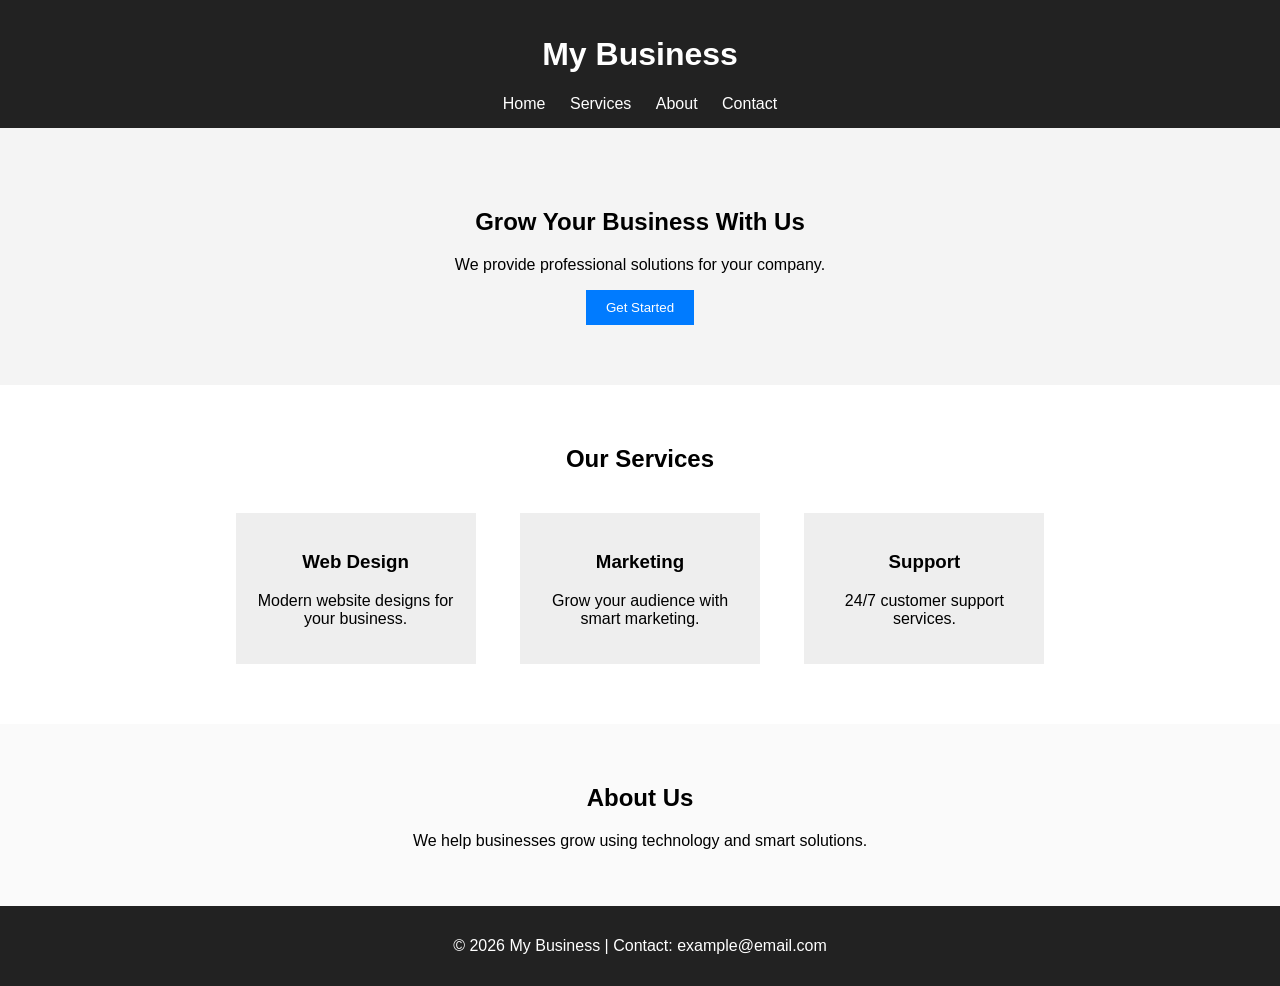
<file: Bussiness-Template/index.html>
<!DOCTYPE html>
<html>

<head>
    <title>Business Template</title>
    <link rel="stylesheet" href="style.css">
</head>

<body>

<header>
    <h1>My Business</h1>
    <nav>
        <a href="#">Home</a>
        <a href="#">Services</a>
        <a href="#">About</a>
        <a href="#">Contact</a>
    </nav>
</header>

<section class="hero">
    <h2>Grow Your Business With Us</h2>
    <p>We provide professional solutions for your company.</p>
    <button>Get Started</button>
</section>

<section class="services">

    <h2>Our Services</h2>

    <div class="service-box">
        <h3>Web Design</h3>
        <p>Modern website designs for your business.</p>
    </div>

    <div class="service-box">
        <h3>Marketing</h3>
        <p>Grow your audience with smart marketing.</p>
    </div>

    <div class="service-box">
        <h3>Support</h3>
        <p>24/7 customer support services.</p>
    </div>

</section>

<section class="about">
    <h2>About Us</h2>
    <p>We help businesses grow using technology and smart solutions.</p>
</section>

<footer>
    <p>© 2026 My Business | Contact: example@email.com</p>
</footer>

</body>
</html>
</file>
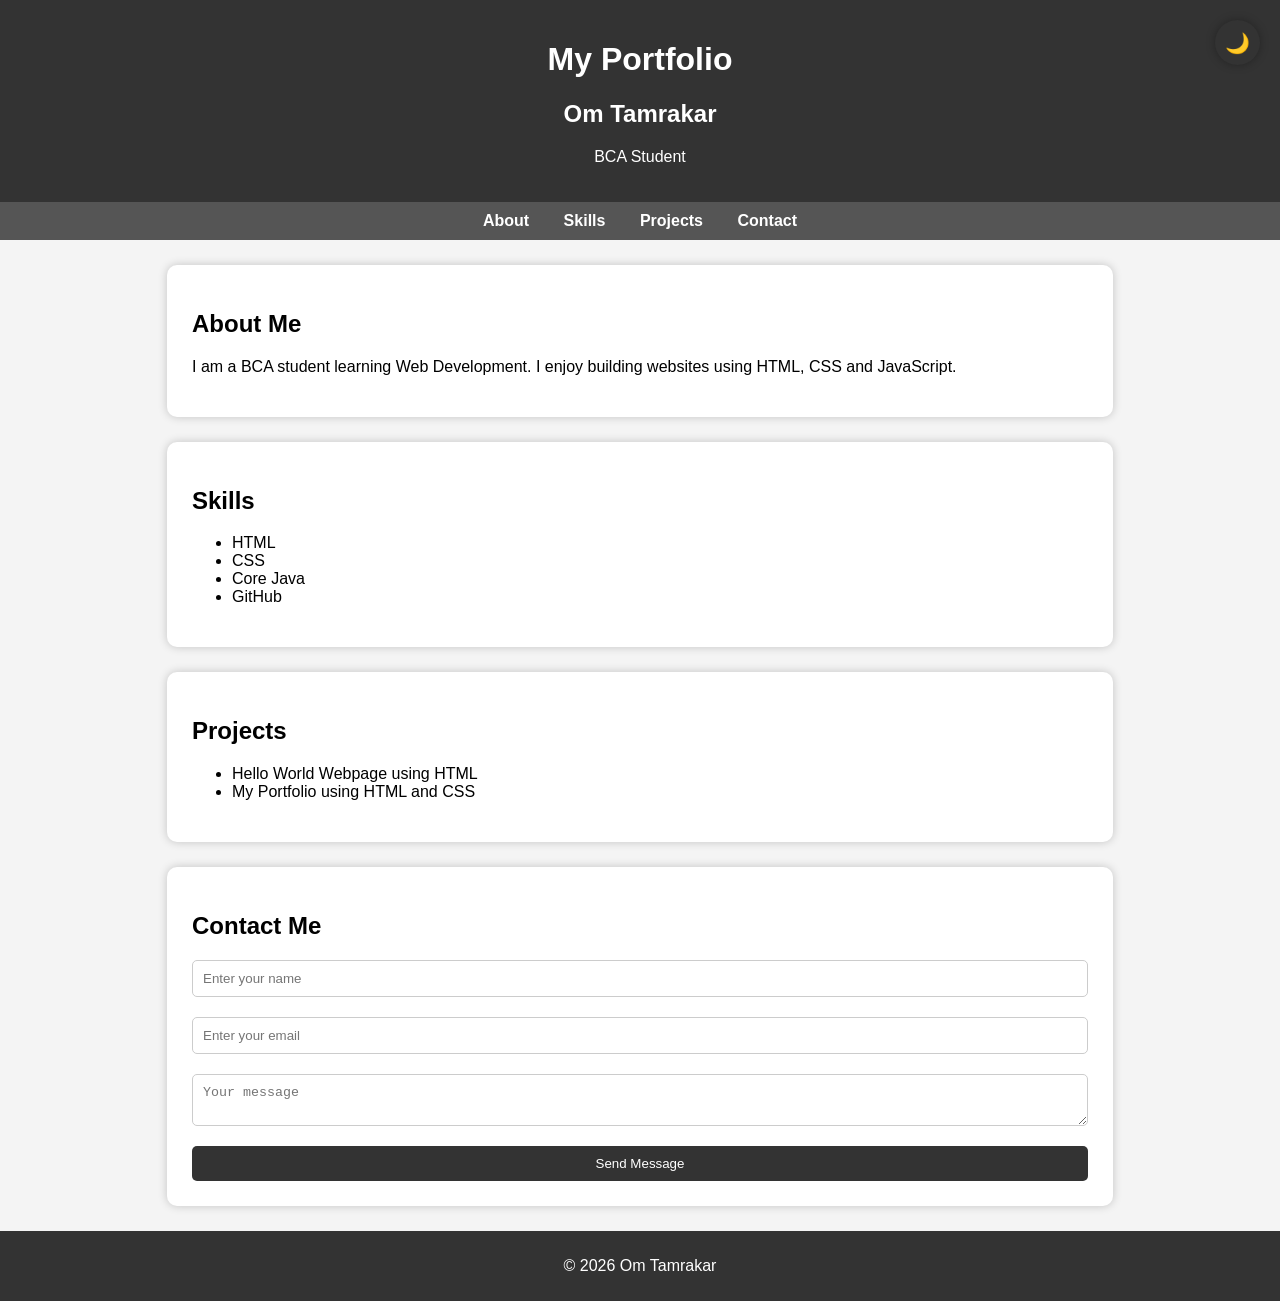
<file: JS-Portfolio/index.html>
<!DOCTYPE html>
<html lang="en">
<head>

<meta charset="UTF-8">
<meta name="viewport" content="width=device-width, initial-scale=1.0">

<title>My Portfolio</title>

<link rel="stylesheet" href="style.css">

</head>

<body>

<header>

<h1>My Portfolio</h1>
<h2>Om Tamrakar</h2>
<p>BCA Student</p>

</header>

<button id="darkBtn" class="dark-toggle">🌙</button>

<nav>

<a href="#about">About</a>
<a href="#skills">Skills</a>
<a href="#projects">Projects</a>
<a href="#contact">Contact</a>

</nav>

<main>

<section id="about">

<h2>About Me</h2>

<p>
I am a BCA student learning Web Development.
I enjoy building websites using HTML, CSS and JavaScript.
</p>

</section>

<section id="skills">

<h2>Skills</h2>

<ul>
<li>HTML</li>
<li>CSS</li>
<li>Core Java</li>
<li>GitHub</li>
</ul>

</section>

<section id="projects">

<h2>Projects</h2>

<ul>
<li>Hello World Webpage using HTML</li>
<li>My Portfolio using HTML and CSS</li>
</ul>

</section>

<section id="contact">

<h2>Contact Me</h2>

<form id="contactForm">

<input type="text" id="name" placeholder="Enter your name">
<span class="error" id="nameError"></span>

<input type="email" id="email" placeholder="Enter your email">
<span class="error" id="emailError"></span>

<textarea id="message" placeholder="Your message"></textarea>
<span class="error" id="messageError"></span>

<button type="submit">Send Message</button>

</form>

</section>

</main>

<footer>

<p>© 2026 Om Tamrakar</p>

</footer>

<script src="script.js"></script>

</body>
</html>
</file>
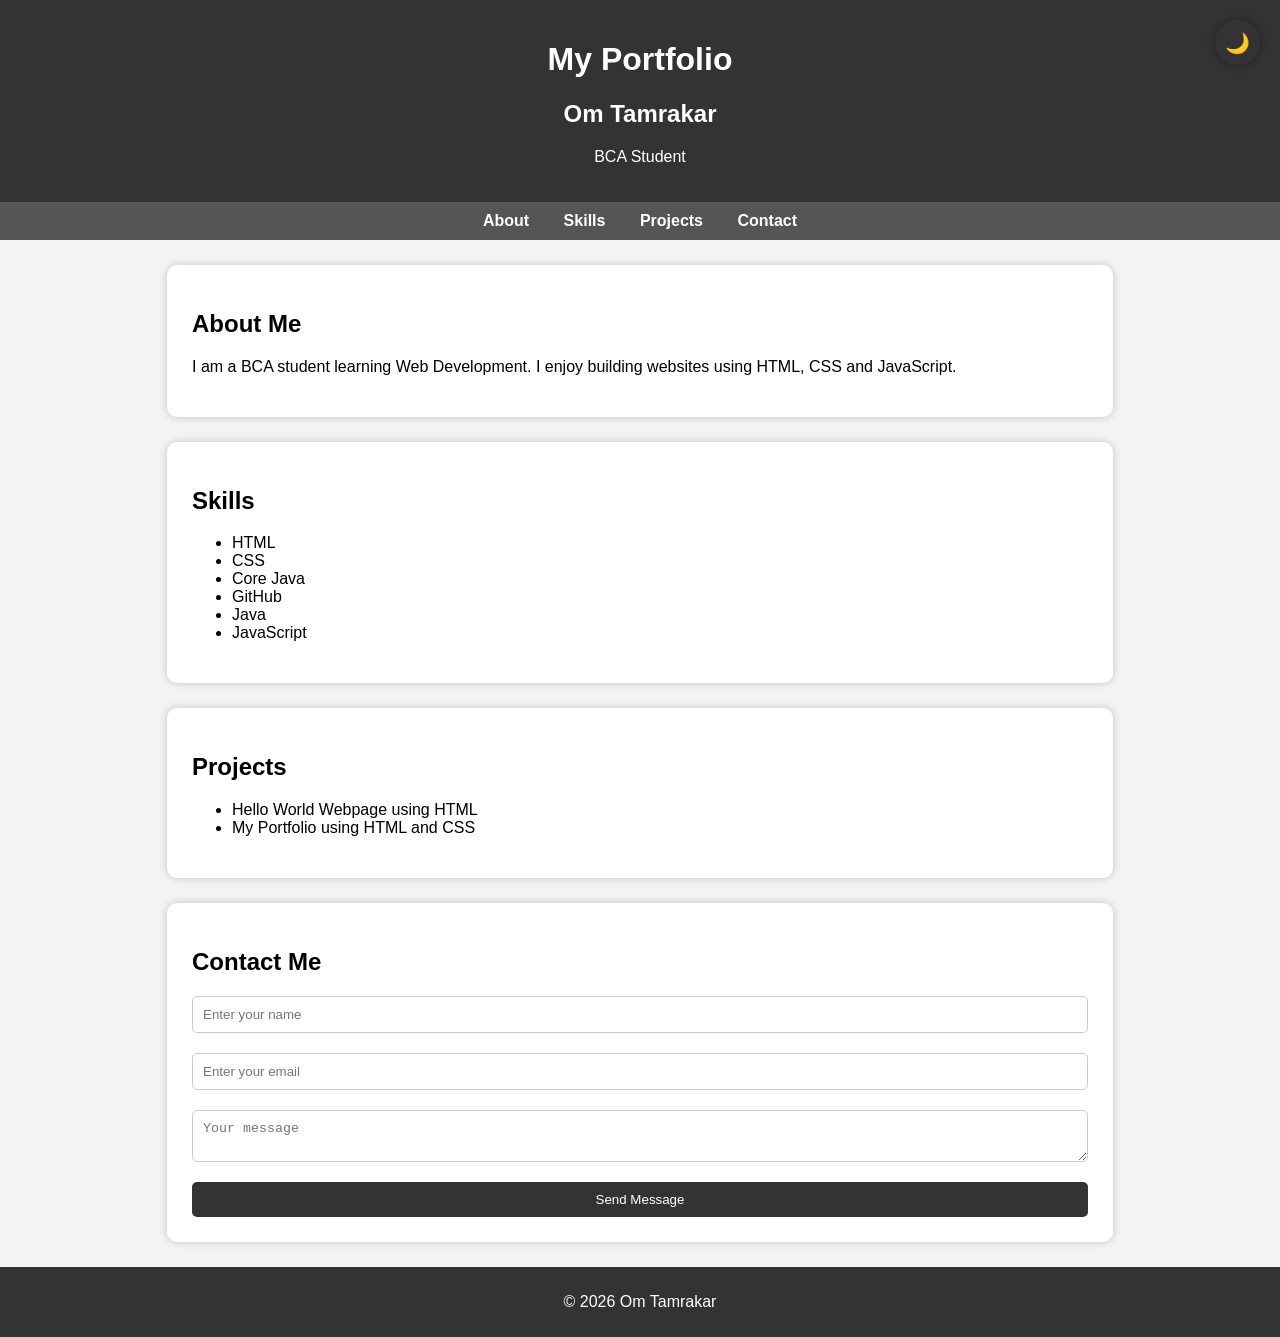
<file: Use-AI-JS_code/index.html>
<!DOCTYPE html>
<html lang="en">
<head>

<meta charset="UTF-8">
<meta name="viewport" content="width=device-width, initial-scale=1.0">

<title>My Portfolio</title>

<link rel="stylesheet" href="style.css">

</head>

<body>

<header>

<h1>My Portfolio</h1>
<h2>Om Tamrakar</h2>
<p>BCA Student</p>

</header>

<button id="darkBtn" class="dark-toggle">🌙</button>

<nav>

<a href="#about">About</a>
<a href="#skills">Skills</a>
<a href="#projects">Projects</a>
<a href="#contact">Contact</a>

</nav>

<main>

<section id="about">

<h2>About Me</h2>

<p>
I am a BCA student learning Web Development.
I enjoy building websites using HTML, CSS and JavaScript.
</p>

</section>

<section id="skills">

<h2>Skills</h2>

<ul>
<li>HTML</li>
<li>CSS</li>
<li>Core Java</li>
<li>GitHub</li>
<li>Java</li>
<li>JavaScript</li>
</ul>

</section>

<section id="projects">

<h2>Projects</h2>

<ul>
<li>Hello World Webpage  using HTML</li>
<li>My Portfolio  using HTML and CSS</li>
</ul>

</section>

<section id="contact">

<h2>Contact Me</h2>

<form id="contactForm">

<input type="text" id="name" placeholder="Enter your name">
<span class="error" id="nameError"></span>

<input type="email" id="email" placeholder="Enter your email">
<span class="error" id="emailError"></span>

<textarea id="message" placeholder="Your message"></textarea>
<span class="error" id="messageError"></span>

<button type="submit">Send Message</button>

</form>

</section>

</main>

<footer>

<p>© 2026 Om Tamrakar  </p>

</footer>
<script src="script.js"></script>

</body>
</html>
</file>
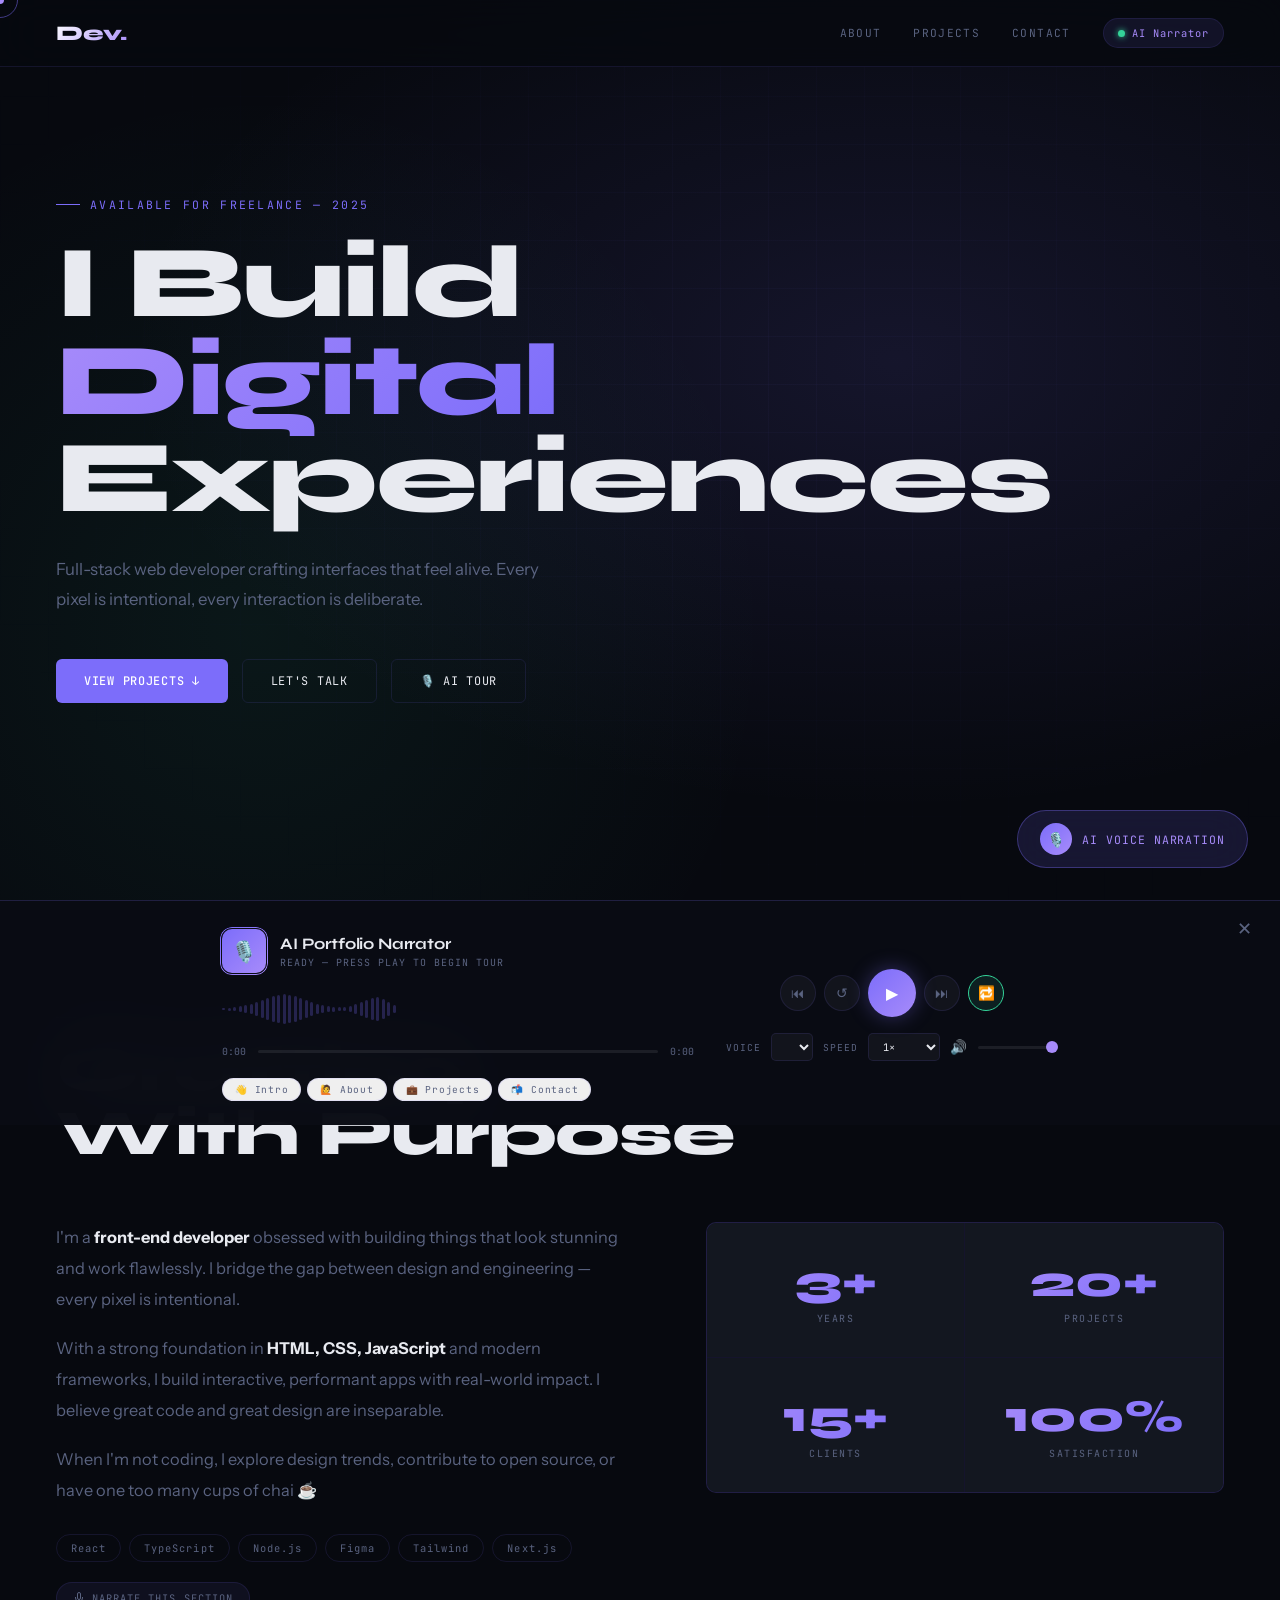
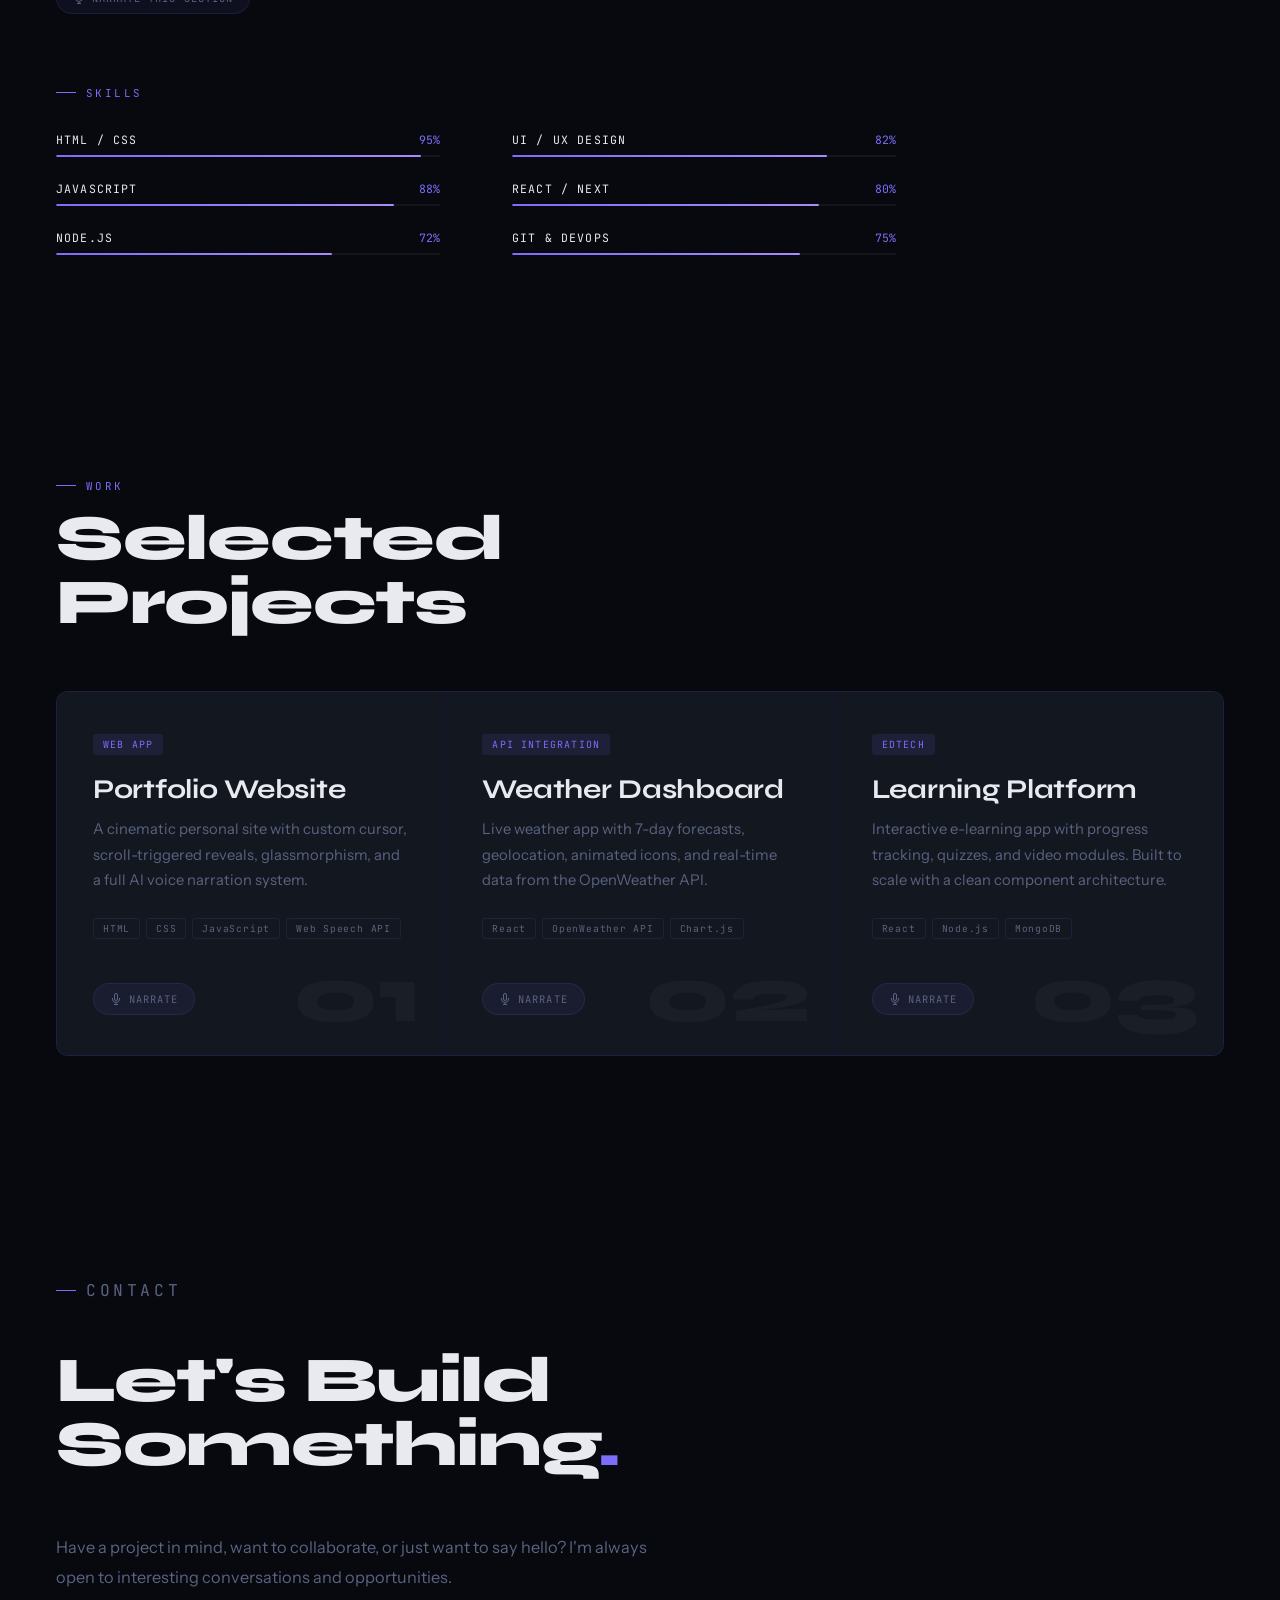
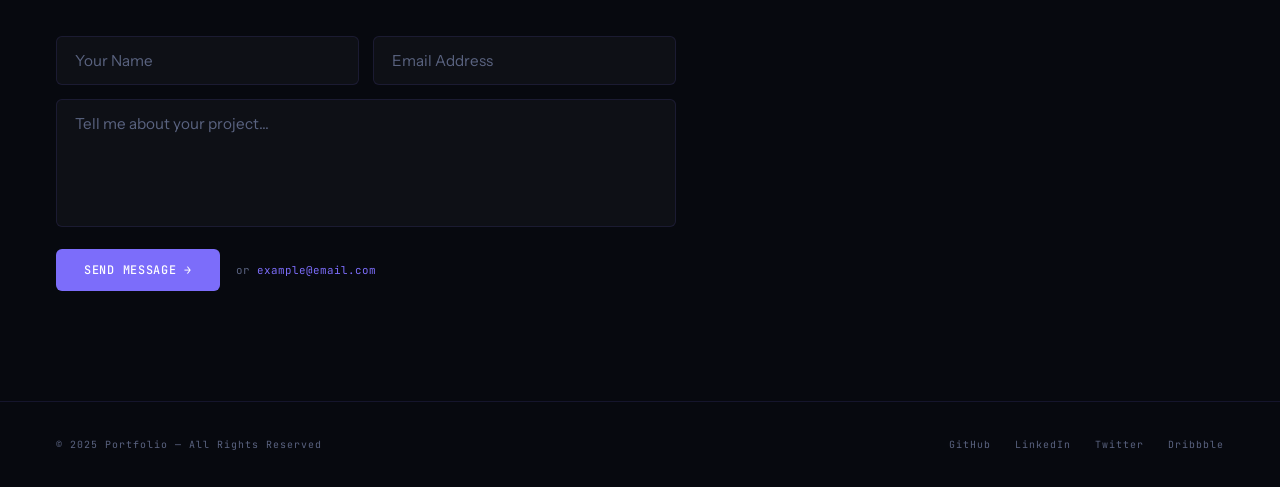
<file: portfolio_ai_voice.html>
<!DOCTYPE html>
<html lang="en">
<head>
<meta charset="UTF-8">
<meta name="viewport" content="width=device-width, initial-scale=1.0">
<title>Portfolio — AI Narrated</title>
<link href="https://fonts.googleapis.com/css2?family=Syne:wght@400;600;700;800&family=Instrument+Sans:wght@300;400;500&family=JetBrains+Mono:wght@300;400;500&display=swap" rel="stylesheet">
<style>
:root {
  --bg:       #07090f;
  --surface:  #0e1117;
  --card:     #131720;
  --accent:   #7c6dfa;
  --glow:     #a78bfa;
  --green:    #34d399;
  --red:      #f87171;
  --text:     #e8eaf0;
  --muted:    #5a6380;
  --border:   rgba(124,109,250,0.12);
  --font-h:   'Syne', sans-serif;
  --font-b:   'Instrument Sans', sans-serif;
  --font-m:   'JetBrains Mono', monospace;
}
*,*::before,*::after{margin:0;padding:0;box-sizing:border-box;}
html{scroll-behavior:smooth;scroll-padding-top:80px;}
body{background:var(--bg);color:var(--text);font-family:var(--font-b);overflow-x:hidden;cursor:none;}

/* ─── CURSOR ─── */
#cur,#cur2{position:fixed;border-radius:50%;pointer-events:none;z-index:9999;transform:translate(-50%,-50%);}
#cur{width:8px;height:8px;background:var(--glow);transition:transform .08s,width .2s,height .2s;}
#cur2{width:36px;height:36px;border:1.5px solid rgba(124,109,250,0.5);transition:left .15s ease,top .15s ease,width .2s,height .2s;}
body.speaking #cur{background:var(--green);box-shadow:0 0 12px var(--green);}
body.speaking #cur2{border-color:rgba(52,211,153,0.6);}

/* ─── NAV ─── */
header{position:fixed;top:0;left:0;right:0;z-index:200;
  display:flex;justify-content:space-between;align-items:center;
  padding:18px 56px;
  background:rgba(7,9,15,0.7);backdrop-filter:blur(24px);
  border-bottom:1px solid var(--border);}
.logo{font-family:var(--font-h);font-size:1.3rem;font-weight:800;
  background:linear-gradient(135deg,#fff,var(--glow));
  -webkit-background-clip:text;-webkit-text-fill-color:transparent;}
nav{display:flex;gap:32px;align-items:center;}
nav a{font-family:var(--font-m);font-size:.7rem;letter-spacing:.12em;
  text-transform:uppercase;color:var(--muted);text-decoration:none;transition:color .25s;}
nav a:hover{color:var(--glow);}
.nav-ai-badge{display:flex;align-items:center;gap:7px;padding:7px 14px;
  background:rgba(124,109,250,0.1);border:1px solid var(--border);border-radius:20px;
  font-family:var(--font-m);font-size:.65rem;letter-spacing:.1em;color:var(--glow);cursor:none;
  transition:background .3s;}
.nav-ai-badge:hover{background:rgba(124,109,250,0.2);}
.ai-dot{width:7px;height:7px;border-radius:50%;background:var(--green);
  box-shadow:0 0 6px var(--green);animation:pulse-dot 1.8s infinite;}
@keyframes pulse-dot{0%,100%{opacity:1;transform:scale(1)}50%{opacity:.5;transform:scale(.8)}}

/* ─── HERO ─── */
.hero{min-height:100vh;display:flex;flex-direction:column;justify-content:center;
  padding:0 56px;position:relative;overflow:hidden;}
.hero-mesh{position:absolute;inset:0;
  background:
    radial-gradient(ellipse 60% 50% at 70% 40%,rgba(124,109,250,.12),transparent),
    radial-gradient(ellipse 40% 60% at 20% 70%,rgba(52,211,153,.07),transparent);
  pointer-events:none;}
.hero-lines{position:absolute;inset:0;pointer-events:none;
  background-image:linear-gradient(rgba(124,109,250,.04) 1px,transparent 1px),
    linear-gradient(90deg,rgba(124,109,250,.04) 1px,transparent 1px);
  background-size:48px 48px;
  mask-image:radial-gradient(ellipse 70% 70% at 60% 40%,black,transparent);}
.hero-tag{font-family:var(--font-m);font-size:.72rem;letter-spacing:.2em;
  color:var(--accent);text-transform:uppercase;margin-bottom:22px;
  display:flex;align-items:center;gap:10px;
  opacity:0;animation:riseUp .7s .2s ease forwards;}
.hero-tag::before{content:'';display:inline-block;width:24px;height:1px;background:var(--accent);}
.hero h1{font-family:var(--font-h);font-weight:800;
  font-size:clamp(3.5rem,8vw,8.5rem);line-height:.95;letter-spacing:-.02em;
  opacity:0;animation:riseUp .9s .4s ease forwards;}
.hero h1 em{font-style:normal;
  background:linear-gradient(135deg,var(--glow),var(--accent));
  -webkit-background-clip:text;-webkit-text-fill-color:transparent;}
.hero-desc{max-width:520px;margin-top:28px;color:var(--muted);font-size:1.05rem;line-height:1.8;
  opacity:0;animation:riseUp .9s .65s ease forwards;}
.hero-cta{display:flex;gap:14px;margin-top:44px;flex-wrap:wrap;
  opacity:0;animation:riseUp .9s .85s ease forwards;}
@keyframes riseUp{from{opacity:0;transform:translateY(28px)}to{opacity:1;transform:translateY(0)}}

/* ─── BUTTONS ─── */
.btn{display:inline-flex;align-items:center;gap:9px;
  padding:13px 28px;border-radius:6px;border:none;
  font-family:var(--font-m);font-size:.74rem;letter-spacing:.06em;
  text-transform:uppercase;cursor:none;text-decoration:none;transition:all .25s;position:relative;}
.btn-primary{background:var(--accent);color:#fff;font-weight:500;}
.btn-primary:hover{background:var(--glow);box-shadow:0 0 24px rgba(124,109,250,.5);transform:translateY(-2px);}
.btn-outline{background:transparent;color:var(--text);border:1px solid var(--border);}
.btn-outline:hover{border-color:var(--accent);color:var(--glow);transform:translateY(-2px);}

/* ─── SECTION ─── */
section{padding:110px 56px;position:relative;z-index:1;}
.sec-label{font-family:var(--font-m);font-size:.68rem;letter-spacing:.22em;
  text-transform:uppercase;color:var(--accent);margin-bottom:14px;
  display:flex;align-items:center;gap:10px;}
.sec-label::before{content:'';width:20px;height:1px;background:var(--accent);}
.sec-title{font-family:var(--font-h);font-size:clamp(2.6rem,5vw,5rem);
  font-weight:800;letter-spacing:-.02em;line-height:1;margin-bottom:56px;}

/* ─── NARRATE BTN (inline) ─── */
.narrate-btn{display:inline-flex;align-items:center;gap:7px;
  padding:8px 16px;border-radius:20px;border:1px solid var(--border);
  background:rgba(124,109,250,.07);color:var(--muted);
  font-family:var(--font-m);font-size:.65rem;letter-spacing:.1em;
  text-transform:uppercase;cursor:none;transition:all .25s;margin-top:20px;}
.narrate-btn:hover,.narrate-btn.active{border-color:var(--accent);color:var(--glow);
  background:rgba(124,109,250,.15);}
.narrate-btn svg{width:12px;height:12px;transition:transform .25s;}
.narrate-btn.active svg{animation:spin .8s linear infinite;}
@keyframes spin{to{transform:rotate(360deg)}}

/* ─── ABOUT ─── */
.about-wrap{display:grid;grid-template-columns:1.1fr 1fr;gap:80px;align-items:start;}
.about-body p{color:var(--muted);line-height:1.9;font-size:1.02rem;margin-bottom:18px;}
.about-body p strong{color:var(--text);}
.about-chips{display:flex;flex-wrap:wrap;gap:8px;margin-top:28px;}
.chip{font-family:var(--font-m);font-size:.65rem;letter-spacing:.1em;
  padding:6px 14px;border:1px solid var(--border);border-radius:20px;color:var(--muted);}
.stat-grid{display:grid;grid-template-columns:1fr 1fr;gap:1px;
  background:var(--border);border:1px solid var(--border);border-radius:10px;overflow:hidden;}
.stat{background:var(--card);padding:32px;text-align:center;}
.stat-n{font-family:var(--font-h);font-size:2.8rem;font-weight:800;
  background:linear-gradient(135deg,var(--glow),var(--accent));
  -webkit-background-clip:text;-webkit-text-fill-color:transparent;display:block;}
.stat-l{font-family:var(--font-m);font-size:.62rem;letter-spacing:.15em;
  text-transform:uppercase;color:var(--muted);margin-top:4px;display:block;}

/* ─── SKILLS ─── */
.skills-grid{display:grid;grid-template-columns:1fr 1fr;gap:20px 72px;max-width:840px;}
.sk{margin-bottom:4px;}
.sk-head{display:flex;justify-content:space-between;margin-bottom:8px;}
.sk-name{font-family:var(--font-m);font-size:.72rem;letter-spacing:.1em;text-transform:uppercase;}
.sk-val{font-family:var(--font-m);font-size:.72rem;color:var(--accent);}
.sk-track{height:2px;background:rgba(255,255,255,.05);border-radius:2px;overflow:hidden;}
.sk-bar{height:100%;background:linear-gradient(90deg,var(--accent),var(--glow));
  width:0;border-radius:2px;transition:width 1.6s cubic-bezier(.16,1,.3,1);}

/* ─── PROJECTS ─── */
.proj-grid{display:grid;grid-template-columns:repeat(auto-fit,minmax(300px,1fr));gap:2px;
  background:var(--border);border:1px solid var(--border);border-radius:12px;overflow:hidden;}
.proj{background:var(--card);padding:40px 36px;position:relative;overflow:hidden;cursor:none;
  transition:background .3s;}
.proj::after{content:'';position:absolute;inset:0;
  background:radial-gradient(circle at var(--px,50%) var(--py,50%),rgba(124,109,250,.08),transparent 55%);
  opacity:0;transition:opacity .4s;}
.proj:hover::after{opacity:1;}
.proj:hover{background:#141a26;}
.proj-idx{font-family:var(--font-h);font-size:5rem;font-weight:800;
  color:rgba(255,255,255,.03);position:absolute;bottom:20px;right:24px;line-height:1;}
.proj-tag{font-family:var(--font-m);font-size:.62rem;letter-spacing:.12em;
  text-transform:uppercase;color:var(--accent);
  background:rgba(124,109,250,.1);padding:4px 10px;border-radius:3px;
  display:inline-block;margin-bottom:18px;}
.proj h3{font-family:var(--font-h);font-size:1.7rem;font-weight:700;
  letter-spacing:-.01em;margin-bottom:12px;}
.proj p{color:var(--muted);line-height:1.75;font-size:.92rem;margin-bottom:24px;}
.proj-stack{display:flex;gap:6px;flex-wrap:wrap;margin-bottom:24px;}
.proj-stack span{font-family:var(--font-m);font-size:.6rem;letter-spacing:.08em;
  padding:3px 9px;border:1px solid var(--border);border-radius:3px;color:var(--muted);}

/* ─── CONTACT ─── */
.contact-inner{max-width:620px;}
.contact-inner>p{color:var(--muted);line-height:1.8;margin-bottom:44px;font-size:1.02rem;}
.field{width:100%;background:rgba(255,255,255,.03);border:1px solid var(--border);
  border-radius:6px;padding:14px 18px;color:var(--text);
  font-family:var(--font-b);font-size:.95rem;outline:none;
  transition:border-color .3s,background .3s;cursor:none;margin-bottom:14px;}
.field:focus{border-color:var(--accent);background:rgba(124,109,250,.04);}
.field::placeholder{color:var(--muted);}
textarea.field{resize:none;height:128px;}
.field-row{display:grid;grid-template-columns:1fr 1fr;gap:14px;}

/* ─── FOOTER ─── */
footer{padding:36px 56px;display:flex;justify-content:space-between;align-items:center;
  flex-wrap:wrap;gap:14px;border-top:1px solid var(--border);}
footer p{font-family:var(--font-m);font-size:.62rem;letter-spacing:.1em;color:var(--muted);}
.soc{display:flex;gap:24px;}
.soc a{font-family:var(--font-m);font-size:.62rem;letter-spacing:.1em;
  color:var(--muted);text-decoration:none;transition:color .25s;}
.soc a:hover{color:var(--glow);}

/* ─── REVEAL ─── */
.rev{opacity:0;transform:translateY(32px);transition:opacity .9s cubic-bezier(.16,1,.3,1),transform .9s cubic-bezier(.16,1,.3,1);}
.rev.on{opacity:1;transform:none;}
.rev[data-d="1"]{transition-delay:.1s}.rev[data-d="2"]{transition-delay:.2s}.rev[data-d="3"]{transition-delay:.3s}

/* ─── SCROLLBAR ─── */
::-webkit-scrollbar{width:3px;}
::-webkit-scrollbar-track{background:var(--bg);}
::-webkit-scrollbar-thumb{background:var(--accent);border-radius:2px;}

/* ════════════════════════════════════════
   AI VOICE NARRATION PANEL — CORE FEATURE
   ════════════════════════════════════════ */

/* Floating trigger pill */
#ai-trigger{
  position:fixed;bottom:32px;right:32px;z-index:300;
  display:flex;align-items:center;gap:10px;
  padding:12px 22px;border-radius:50px;
  background:rgba(124,109,250,.15);
  backdrop-filter:blur(20px);
  border:1px solid rgba(124,109,250,.35);
  cursor:none;transition:all .3s;
  font-family:var(--font-m);font-size:.72rem;
  letter-spacing:.08em;text-transform:uppercase;color:var(--glow);}
#ai-trigger:hover{background:rgba(124,109,250,.25);
  box-shadow:0 0 30px rgba(124,109,250,.25);transform:translateY(-3px);}
#ai-trigger.hidden{transform:translateY(100px);opacity:0;pointer-events:none;}
.trig-icon{width:32px;height:32px;border-radius:50%;
  background:linear-gradient(135deg,var(--accent),var(--glow));
  display:flex;align-items:center;justify-content:center;font-size:.9rem;}

/* Main panel */
#ai-panel{
  position:fixed;bottom:0;left:0;right:0;z-index:400;
  background:rgba(10,12,20,0.97);
  backdrop-filter:blur(40px);
  border-top:1px solid rgba(124,109,250,.2);
  transform:translateY(100%);transition:transform .45s cubic-bezier(.16,1,.3,1);
  padding:0;}
#ai-panel.open{transform:translateY(0);}

.ai-panel-inner{
  max-width:900px;margin:0 auto;
  padding:28px 32px 24px;
  display:grid;grid-template-columns:1fr auto;gap:32px;align-items:center;}

/* Left: track info + waveform */
.ai-left{display:flex;flex-direction:column;gap:16px;}

.ai-now-playing{display:flex;align-items:center;gap:14px;}
.ai-avatar{width:44px;height:44px;border-radius:10px;flex-shrink:0;
  background:linear-gradient(135deg,var(--accent),var(--glow));
  display:flex;align-items:center;justify-content:center;font-size:1.3rem;
  position:relative;}
.ai-avatar::after{content:'';position:absolute;inset:-2px;border-radius:12px;
  border:1.5px solid transparent;
  background:linear-gradient(135deg,var(--accent),var(--glow)) border-box;
  -webkit-mask:linear-gradient(#fff 0 0) padding-box,linear-gradient(#fff 0 0);
  -webkit-mask-composite:destination-out;mask-composite:exclude;}
.ai-track-info{flex:1;}
.ai-track-name{font-family:var(--font-h);font-size:1rem;font-weight:700;
  letter-spacing:-.01em;color:var(--text);}
.ai-track-sub{font-family:var(--font-m);font-size:.62rem;letter-spacing:.1em;
  text-transform:uppercase;color:var(--muted);margin-top:3px;}

/* Waveform */
.ai-waveform{display:flex;align-items:center;gap:2.5px;height:40px;}
.ai-bar{width:3px;border-radius:2px;background:var(--accent);opacity:.25;
  transition:height .1s ease,opacity .1s ease;}
.ai-bar.active{opacity:1;box-shadow:0 0 6px var(--accent);}

/* Progress */
.ai-progress-wrap{display:flex;align-items:center;gap:12px;}
.ai-time{font-family:var(--font-m);font-size:.62rem;color:var(--muted);white-space:nowrap;}
.ai-progress{flex:1;height:3px;background:rgba(255,255,255,.08);
  border-radius:2px;overflow:hidden;cursor:none;}
.ai-progress-fill{height:100%;background:linear-gradient(90deg,var(--accent),var(--glow));
  width:0;border-radius:2px;transition:width .5s linear;}

/* Right: controls */
.ai-right{display:flex;flex-direction:column;gap:16px;min-width:320px;}

/* Controls row */
.ai-controls{display:flex;align-items:center;justify-content:center;gap:8px;}
.ai-ctrl{width:36px;height:36px;border-radius:50%;border:1px solid var(--border);
  background:rgba(255,255,255,.04);color:var(--muted);
  display:flex;align-items:center;justify-content:center;cursor:none;
  transition:all .2s;font-size:.85rem;}
.ai-ctrl:hover{border-color:var(--accent);color:var(--glow);background:rgba(124,109,250,.1);}
.ai-ctrl.active{border-color:var(--green);color:var(--green);background:rgba(52,211,153,.1);}
#btn-play-pause{width:48px;height:48px;border-radius:50%;border:none;
  background:linear-gradient(135deg,var(--accent),var(--glow));
  color:#fff;font-size:1rem;cursor:none;
  transition:all .25s;box-shadow:0 0 20px rgba(124,109,250,.35);}
#btn-play-pause:hover{transform:scale(1.08);box-shadow:0 0 32px rgba(124,109,250,.55);}

/* Settings row */
.ai-settings{display:flex;align-items:center;gap:10px;flex-wrap:wrap;}
.ai-setting-label{font-family:var(--font-m);font-size:.6rem;letter-spacing:.1em;
  text-transform:uppercase;color:var(--muted);}
.ai-select{background:rgba(255,255,255,.04);border:1px solid var(--border);
  border-radius:5px;color:var(--text);font-family:var(--font-m);font-size:.65rem;
  padding:5px 10px;outline:none;cursor:none;transition:border-color .2s;}
.ai-select:focus{border-color:var(--accent);}
.ai-range{-webkit-appearance:none;appearance:none;
  width:80px;height:3px;border-radius:2px;background:rgba(255,255,255,.08);outline:none;cursor:none;}
.ai-range::-webkit-slider-thumb{-webkit-appearance:none;width:12px;height:12px;
  border-radius:50%;background:var(--glow);cursor:none;}

/* Queue / sections */
.ai-queue{display:flex;gap:6px;flex-wrap:wrap;margin-top:4px;}
.ai-queue-item{font-family:var(--font-m);font-size:.6rem;letter-spacing:.08em;
  padding:4px 12px;border-radius:12px;border:1px solid var(--border);
  color:var(--muted);cursor:none;transition:all .2s;white-space:nowrap;}
.ai-queue-item:hover{border-color:var(--accent);color:var(--glow);}
.ai-queue-item.playing{border-color:var(--green);color:var(--green);
  background:rgba(52,211,153,.07);}

/* Close btn */
#ai-close{position:absolute;top:18px;right:28px;
  background:transparent;border:none;color:var(--muted);font-size:1.1rem;
  cursor:none;transition:color .2s;}
#ai-close:hover{color:var(--text);}

/* Highlight effect on sections during narration */
.narrating{outline:1.5px solid rgba(124,109,250,.3);
  outline-offset:8px;border-radius:4px;
  transition:outline .4s;}

/* Volume icon */
.vol-icon{font-size:.85rem;}

@media(max-width:760px){
  header{padding:14px 20px;}
  nav a{display:none;}
  .hero,.section,section{padding:80px 20px;}
  .about-wrap{grid-template-columns:1fr;}
  .field-row{grid-template-columns:1fr;}
  .ai-panel-inner{grid-template-columns:1fr;gap:20px;padding:20px;}
  .ai-right{min-width:0;}
  footer{padding:24px 20px;flex-direction:column;align-items:flex-start;}
  #ai-trigger{bottom:20px;right:20px;padding:10px 16px;}
}
</style>
</head>
<body>

<div id="cur"></div>
<div id="cur2"></div>

<!-- ═══ NAV ═══ -->
<header>
  <div class="logo">Dev<span style="color:var(--accent)">.</span></div>
  <nav>
    <a href="#about">About</a>
    <a href="#projects">Projects</a>
    <a href="#contact">Contact</a>
    <button class="nav-ai-badge" onclick="openPanel()">
      <span class="ai-dot"></span> AI Narrator
    </button>
  </nav>
</header>

<!-- ═══ HERO ═══ -->
<div class="hero" id="sec-hero" data-narrate="Hi! Welcome to my portfolio. I'm a passionate web developer who crafts high-performance, visually stunning web experiences. I specialize in building modern interfaces that are fast, accessible, and impossible to ignore. Let me take you on a tour.">
  <div class="hero-mesh"></div>
  <div class="hero-lines"></div>
  <p class="hero-tag">Available for Freelance — 2025</p>
  <h1>I Build<br><em>Digital</em><br>Experiences</h1>
  <p class="hero-desc">Full-stack web developer crafting interfaces that feel alive. Every pixel is intentional, every interaction is deliberate.</p>
  <div class="hero-cta">
    <a href="#projects" class="btn btn-primary">View Projects ↓</a>
    <a href="#contact" class="btn btn-outline">Let's Talk</a>
    <button class="btn btn-outline" onclick="openPanel()">🎙️ AI Tour</button>
  </div>
</div>

<!-- ═══ ABOUT ═══ -->
<section id="about" data-narrate="About me. I'm a front-end developer obsessed with building things that look stunning and work flawlessly. I bridge the gap between design and engineering. Every pixel is intentional. I have over 3 years of experience, completed more than 20 projects, and served 15 happy clients. My core stack includes HTML, CSS, JavaScript, and React.">
  <p class="sec-label rev">About</p>
  <h2 class="sec-title rev">Crafting<br>With Purpose</h2>

  <div class="about-wrap">
    <div class="about-body rev">
      <p>I'm a <strong>front-end developer</strong> obsessed with building things that look stunning and work flawlessly. I bridge the gap between design and engineering — every pixel is intentional.</p>
      <p>With a strong foundation in <strong>HTML, CSS, JavaScript</strong> and modern frameworks, I build interactive, performant apps with real-world impact. I believe great code and great design are inseparable.</p>
      <p>When I'm not coding, I explore design trends, contribute to open source, or have one too many cups of chai ☕</p>
      <div class="about-chips">
        <span class="chip">React</span><span class="chip">TypeScript</span><span class="chip">Node.js</span>
        <span class="chip">Figma</span><span class="chip">Tailwind</span><span class="chip">Next.js</span>
      </div>
      <button class="narrate-btn" onclick="narrateSection('about')">
        <svg viewBox="0 0 24 24" fill="none" stroke="currentColor" stroke-width="2"><path d="M12 1a3 3 0 0 0-3 3v8a3 3 0 0 0 6 0V4a3 3 0 0 0-3-3z"/><path d="M19 10v2a7 7 0 0 1-14 0v-2"/><line x1="12" y1="19" x2="12" y2="23"/><line x1="8" y1="23" x2="16" y2="23"/></svg>
        Narrate This Section
      </button>
    </div>
    <div class="rev" data-d="2">
      <div class="stat-grid">
        <div class="stat"><span class="stat-n">3+</span><span class="stat-l">Years</span></div>
        <div class="stat"><span class="stat-n">20+</span><span class="stat-l">Projects</span></div>
        <div class="stat"><span class="stat-n">15+</span><span class="stat-l">Clients</span></div>
        <div class="stat"><span class="stat-n">100%</span><span class="stat-l">Satisfaction</span></div>
      </div>
    </div>
  </div>

  <!-- Skills -->
  <div style="margin-top:72px">
    <p class="sec-label rev" style="margin-bottom:32px">Skills</p>
    <div class="skills-grid rev">
      <div class="sk"><div class="sk-head"><span class="sk-name">HTML / CSS</span><span class="sk-val">95%</span></div><div class="sk-track"><div class="sk-bar" data-w="95"></div></div></div>
      <div class="sk"><div class="sk-head"><span class="sk-name">UI / UX Design</span><span class="sk-val">82%</span></div><div class="sk-track"><div class="sk-bar" data-w="82"></div></div></div>
      <div class="sk"><div class="sk-head"><span class="sk-name">JavaScript</span><span class="sk-val">88%</span></div><div class="sk-track"><div class="sk-bar" data-w="88"></div></div></div>
      <div class="sk"><div class="sk-head"><span class="sk-name">React / Next</span><span class="sk-val">80%</span></div><div class="sk-track"><div class="sk-bar" data-w="80"></div></div></div>
      <div class="sk"><div class="sk-head"><span class="sk-name">Node.js</span><span class="sk-val">72%</span></div><div class="sk-track"><div class="sk-bar" data-w="72"></div></div></div>
      <div class="sk"><div class="sk-head"><span class="sk-name">Git & DevOps</span><span class="sk-val">75%</span></div><div class="sk-track"><div class="sk-bar" data-w="75"></div></div></div>
    </div>
  </div>
</section>

<!-- ═══ PROJECTS ═══ -->
<section id="projects" data-narrate="Here are my selected projects. Project one: Portfolio Website. A fully responsive personal portfolio with custom animations and smooth scroll interactions. Project two: Weather Dashboard. A live weather app with 7-day forecasts and real-time data from the OpenWeather API. Project three: Learning Platform. An interactive e-learning app with progress tracking, quizzes, and video modules built for scale.">
  <p class="sec-label rev">Work</p>
  <h2 class="sec-title rev">Selected<br>Projects</h2>
  <div class="proj-grid">

    <div class="proj rev" id="pr1" data-narrate="Portfolio Website. A cinematic personal portfolio featuring custom cursor animations, scroll-triggered reveals, glassmorphism cards, and a full AI voice narration system. Built entirely with vanilla HTML, CSS, and JavaScript.">
      <div class="proj-idx">01</div>
      <span class="proj-tag">Web App</span>
      <h3>Portfolio Website</h3>
      <p>A cinematic personal site with custom cursor, scroll-triggered reveals, glassmorphism, and a full AI voice narration system.</p>
      <div class="proj-stack"><span>HTML</span><span>CSS</span><span>JavaScript</span><span>Web Speech API</span></div>
      <button class="narrate-btn" onclick="narrateEl('pr1')">
        <svg viewBox="0 0 24 24" fill="none" stroke="currentColor" stroke-width="2"><path d="M12 1a3 3 0 0 0-3 3v8a3 3 0 0 0 6 0V4a3 3 0 0 0-3-3z"/><path d="M19 10v2a7 7 0 0 1-14 0v-2"/><line x1="12" y1="19" x2="12" y2="23"/><line x1="8" y1="23" x2="16" y2="23"/></svg>
        Narrate
      </button>
    </div>

    <div class="proj rev" data-d="1" id="pr2" data-narrate="Weather Dashboard. A live weather app with 7-day forecast, geolocation detection, animated weather icons, hourly breakdown, and real-time data powered by the OpenWeather API.">
      <div class="proj-idx">02</div>
      <span class="proj-tag">API Integration</span>
      <h3>Weather Dashboard</h3>
      <p>Live weather app with 7-day forecasts, geolocation, animated icons, and real-time data from the OpenWeather API.</p>
      <div class="proj-stack"><span>React</span><span>OpenWeather API</span><span>Chart.js</span></div>
      <button class="narrate-btn" onclick="narrateEl('pr2')">
        <svg viewBox="0 0 24 24" fill="none" stroke="currentColor" stroke-width="2"><path d="M12 1a3 3 0 0 0-3 3v8a3 3 0 0 0 6 0V4a3 3 0 0 0-3-3z"/><path d="M19 10v2a7 7 0 0 1-14 0v-2"/><line x1="12" y1="19" x2="12" y2="23"/><line x1="8" y1="23" x2="16" y2="23"/></svg>
        Narrate
      </button>
    </div>

    <div class="proj rev" data-d="2" id="pr3" data-narrate="Learning Platform. An interactive e-learning application with progress tracking, video modules, and quizzes. Built with a clean component architecture using React and Node.js for backend.">
      <div class="proj-idx">03</div>
      <span class="proj-tag">EdTech</span>
      <h3>Learning Platform</h3>
      <p>Interactive e-learning app with progress tracking, quizzes, and video modules. Built to scale with a clean component architecture.</p>
      <div class="proj-stack"><span>React</span><span>Node.js</span><span>MongoDB</span></div>
      <button class="narrate-btn" onclick="narrateEl('pr3')">
        <svg viewBox="0 0 24 24" fill="none" stroke="currentColor" stroke-width="2"><path d="M12 1a3 3 0 0 0-3 3v8a3 3 0 0 0 6 0V4a3 3 0 0 0-3-3z"/><path d="M19 10v2a7 7 0 0 1-14 0v-2"/><line x1="12" y1="19" x2="12" y2="23"/><line x1="8" y1="23" x2="16" y2="23"/></svg>
        Narrate
      </button>
    </div>

  </div>
</section>

<!-- ═══ CONTACT ═══ -->
<section id="contact" data-narrate="Get in touch. I'm always open to interesting conversations, freelance projects, and new opportunities. Send me a message and I'll get back to you within 24 hours. You can also reach me at example at email dot com.">
  <div class="contact-inner">
    <p class="sec-label rev">Contact</p>
    <h2 class="sec-title rev">Let's Build<br>Something<span style="color:var(--accent)">.</span></h2>
    <p class="rev">Have a project in mind, want to collaborate, or just want to say hello? I'm always open to interesting conversations and opportunities.</p>
    <div class="rev" data-d="1">
      <div class="field-row">
        <input class="field" type="text" placeholder="Your Name">
        <input class="field" type="email" placeholder="Email Address">
      </div>
      <textarea class="field" placeholder="Tell me about your project..."></textarea>
      <div style="display:flex;align-items:center;gap:16px;flex-wrap:wrap;margin-top:4px">
        <button class="btn btn-primary" onclick="handleSend(this)">Send Message →</button>
        <span style="font-family:var(--font-m);font-size:.68rem;color:var(--muted)">
          or <span style="color:var(--accent)">example@email.com</span>
        </span>
      </div>
    </div>
  </div>
</section>

<!-- ═══ FOOTER ═══ -->
<footer>
  <p>© 2025 Portfolio — All Rights Reserved</p>
  <div class="soc">
    <a href="#">GitHub</a><a href="#">LinkedIn</a><a href="#">Twitter</a><a href="#">Dribbble</a>
  </div>
</footer>

<!-- ═══ AI VOICE PANEL TRIGGER ═══ -->
<button id="ai-trigger" onclick="openPanel()">
  <span class="trig-icon">🎙️</span>
  AI Voice Narration
</button>

<!-- ═══ AI VOICE PANEL ═══ -->
<div id="ai-panel">
  <button id="ai-close" onclick="closePanel()">✕</button>
  <div class="ai-panel-inner">

    <!-- LEFT: track + waveform + progress -->
    <div class="ai-left">
      <div class="ai-now-playing">
        <div class="ai-avatar" id="ai-avatar">🎙️</div>
        <div class="ai-track-info">
          <div class="ai-track-name" id="ai-track-name">AI Portfolio Narrator</div>
          <div class="ai-track-sub" id="ai-track-sub">Ready — Press play to begin tour</div>
        </div>
      </div>

      <!-- Animated waveform bars -->
      <div class="ai-waveform" id="ai-waveform"></div>

      <!-- Progress bar -->
      <div class="ai-progress-wrap">
        <span class="ai-time" id="ai-time-cur">0:00</span>
        <div class="ai-progress"><div class="ai-progress-fill" id="ai-progress-fill"></div></div>
        <span class="ai-time" id="ai-time-total">0:00</span>
      </div>

      <!-- Section queue chips -->
      <div class="ai-queue" id="ai-queue"></div>
    </div>

    <!-- RIGHT: controls + settings -->
    <div class="ai-right">
      <!-- Main controls -->
      <div class="ai-controls">
        <button class="ai-ctrl" id="btn-prev" onclick="prevSection()" title="Previous section">⏮</button>
        <button class="ai-ctrl" onclick="skipBack()" title="Replay section">↺</button>
        <button id="btn-play-pause" onclick="togglePlay()">▶</button>
        <button class="ai-ctrl" onclick="skipNext()" title="Skip to next">⏭</button>
        <button class="ai-ctrl" id="btn-auto" onclick="toggleAuto()" title="Auto-advance sections">🔁</button>
      </div>

      <!-- Settings -->
      <div class="ai-settings">
        <span class="ai-setting-label">Voice</span>
        <select class="ai-select" id="voice-select" onchange="changeVoice()"></select>

        <span class="ai-setting-label">Speed</span>
        <select class="ai-select" id="speed-select" onchange="changeSpeed()">
          <option value="0.75">0.75×</option>
          <option value="0.9">0.9×</option>
          <option value="1" selected>1×</option>
          <option value="1.2">1.2×</option>
          <option value="1.5">1.5×</option>
        </select>

        <span class="ai-setting-label vol-icon">🔊</span>
        <input class="ai-range" type="range" id="vol-range" min="0" max="1" step="0.05" value="1" oninput="changeVol(this.value)">
      </div>
    </div>

  </div>
</div>

<!-- ════════════ SCRIPT ════════════ -->
<script>
// ─── CURSOR ───
const cur=document.getElementById('cur');
const cur2=document.getElementById('cur2');
let mx=0,my=0,rx=0,ry=0;
document.addEventListener('mousemove',e=>{mx=e.clientX;my=e.clientY;
  cur.style.left=mx+'px';cur.style.top=my+'px';});
(function loop(){rx+=(mx-rx)*.12;ry+=(my-ry)*.12;
  cur2.style.left=rx+'px';cur2.style.top=ry+'px';requestAnimationFrame(loop);})();
document.querySelectorAll('a,button,input,textarea,select,.proj').forEach(el=>{
  el.addEventListener('mouseenter',()=>{cur2.style.width='54px';cur2.style.height='54px';});
  el.addEventListener('mouseleave',()=>{cur2.style.width='36px';cur2.style.height='36px';});
});

// ─── PROJECT SPOTLIGHT ───
document.querySelectorAll('.proj').forEach(p=>{
  p.addEventListener('mousemove',e=>{
    const r=p.getBoundingClientRect();
    p.style.setProperty('--px',((e.clientX-r.left)/r.width*100)+'%');
    p.style.setProperty('--py',((e.clientY-r.top)/r.height*100)+'%');
  });
});

// ─── SCROLL REVEAL ───
const ro=new IntersectionObserver(es=>es.forEach(e=>{if(e.isIntersecting)e.target.classList.add('on');}),{threshold:.12});
document.querySelectorAll('.rev').forEach(el=>ro.observe(el));

// ─── SKILL BARS ───
const so=new IntersectionObserver(es=>es.forEach(e=>{
  if(e.isIntersecting)e.target.querySelectorAll('.sk-bar').forEach(b=>b.style.width=b.dataset.w+'%');
}),{threshold:.3});
document.querySelectorAll('.skills-grid').forEach(el=>so.observe(el));

// ─── CONTACT ───
function handleSend(btn){
  speak("Thank you for your message! I'll get back to you within 24 hours.");
  btn.textContent='Sent ✓';btn.style.background='var(--green)';
  setTimeout(()=>{btn.textContent='Send Message →';btn.style.background='';},3000);
}

// ══════════════════════════════════════════
// AI VOICE NARRATION ENGINE
// ══════════════════════════════════════════
const SECTIONS=[
  {id:'sec-hero',  label:'Intro',    emoji:'👋'},
  {id:'about',     label:'About',    emoji:'🙋'},
  {id:'projects',  label:'Projects', emoji:'💼'},
  {id:'contact',   label:'Contact',  emoji:'📬'},
];
let voices=[];
let selectedVoice=null;
let rate=1,volume=1;
let currentIdx=0;
let isPlaying=false;
let autoAdvance=true;
let utter=null;
let startTime=0,elapsed=0,totalDur=0;
let timerInterval=null;
let waveInterval=null;

// Build waveform bars
const waveEl=document.getElementById('ai-waveform');
const BAR_COUNT=32;
const heights=[2,3,4,6,8,10,14,18,22,26,28,30,28,26,22,18,14,10,8,6,5,4,4,6,10,14,18,22,24,20,14,8];
for(let i=0;i<BAR_COUNT;i++){
  const b=document.createElement('div');b.className='ai-bar';
  b.style.height=(heights[i]||6)+'px';waveEl.appendChild(b);
}
const bars=[...waveEl.querySelectorAll('.ai-bar')];

// Build queue chips
const queueEl=document.getElementById('ai-queue');
SECTIONS.forEach((s,i)=>{
  const c=document.createElement('button');
  c.className='ai-queue-item'; c.textContent=s.emoji+' '+s.label;
  c.onclick=()=>{currentIdx=i;loadSection(i);if(isPlaying)startSpeaking();else updateUI();};
  queueEl.appendChild(c);
});

// Load voices
function loadVoices(){
  voices=window.speechSynthesis.getVoices();
  const sel=document.getElementById('voice-select');
  sel.innerHTML='';
  const preferred=['Google UK English Female','Google US English','Microsoft Zira','Samantha','Karen','Victoria'];
  const sorted=[...voices].sort((a,b)=>{
    const ai=preferred.findIndex(p=>a.name.includes(p.split(' ')[0]));
    const bi=preferred.findIndex(p=>b.name.includes(p.split(' ')[0]));
    return (ai===-1?99:ai)-(bi===-1?99:bi);
  });
  sorted.filter(v=>v.lang.startsWith('en')).forEach((v,i)=>{
    const o=document.createElement('option');
    o.value=i;o.textContent=v.name.length>22?v.name.slice(0,22)+'…':v.name;
    if(i===0)selectedVoice=v;
    sel.appendChild(o);
  });
}
window.speechSynthesis.onvoiceschanged=loadVoices;
loadVoices();

function changeVoice(){
  const sel=document.getElementById('voice-select');
  const enVoices=voices.filter(v=>v.lang.startsWith('en'));
  selectedVoice=enVoices[+sel.value]||null;
}
function changeSpeed(){rate=+document.getElementById('speed-select').value;}
function changeVol(v){volume=+v;}

// Panel open/close
function openPanel(){
  document.getElementById('ai-panel').classList.add('open');
  document.getElementById('ai-trigger').classList.add('hidden');
  buildQueue();
}
function closePanel(){
  document.getElementById('ai-panel').classList.remove('open');
  document.getElementById('ai-trigger').classList.remove('hidden');
  stopSpeaking();
}

function buildQueue(){
  const chips=[...queueEl.querySelectorAll('.ai-queue-item')];
  chips.forEach((c,i)=>c.classList.toggle('playing',i===currentIdx));
}

function loadSection(idx){
  const s=SECTIONS[idx];
  document.getElementById('ai-track-name').textContent=s.emoji+' '+s.label;
  document.getElementById('ai-track-sub').textContent=isPlaying?'Narrating…':'Ready';
  document.getElementById('ai-avatar').textContent=s.emoji;
  buildQueue();
}

function getText(idx){
  const s=SECTIONS[idx];
  const el=document.getElementById(s.id);
  return el?(el.dataset.narrate||el.innerText.trim().slice(0,400)):'';
}

function startSpeaking(){
  const text=getText(currentIdx);
  if(!text)return;
  window.speechSynthesis.cancel();
  utter=new SpeechSynthesisUtterance(text);
  utter.rate=rate; utter.volume=volume; utter.pitch=1.05;
  if(selectedVoice)utter.voice=selectedVoice;
  // Estimate duration
  const words=text.split(' ').length;
  totalDur=Math.round((words/2.5)/rate);
  startTime=Date.now(); elapsed=0;
  document.getElementById('ai-time-total').textContent=fmtTime(totalDur);
  document.getElementById('ai-progress-fill').style.width='0%';

  utter.onstart=()=>{
    isPlaying=true;
    document.getElementById('btn-play-pause').textContent='⏸';
    document.getElementById('ai-track-sub').textContent='Narrating…';
    document.body.classList.add('speaking');
    startWave();startTimer();
    scrollToSection(currentIdx);
    highlightSection(currentIdx);
  };
  utter.onend=()=>{
    isPlaying=false;
    document.getElementById('btn-play-pause').textContent='▶';
    document.getElementById('ai-track-sub').textContent='Done';
    document.getElementById('ai-progress-fill').style.width='100%';
    document.body.classList.remove('speaking');
    stopWave();stopTimer();
    clearHighlight();
    if(autoAdvance&&currentIdx<SECTIONS.length-1){
      currentIdx++;setTimeout(()=>{loadSection(currentIdx);startSpeaking();},600);
    }
  };
  utter.onerror=()=>{stopSpeaking();};
  window.speechSynthesis.speak(utter);
}

function stopSpeaking(){
  window.speechSynthesis.cancel();
  isPlaying=false;
  document.getElementById('btn-play-pause').textContent='▶';
  document.getElementById('ai-track-sub').textContent='Paused';
  document.body.classList.remove('speaking');
  stopWave();stopTimer();clearHighlight();
}

function togglePlay(){
  if(isPlaying){stopSpeaking();}
  else{loadSection(currentIdx);startSpeaking();}
}
function skipBack(){stopSpeaking();loadSection(currentIdx);startSpeaking();}
function skipNext(){
  stopSpeaking();
  if(currentIdx<SECTIONS.length-1){currentIdx++;}
  loadSection(currentIdx);startSpeaking();
}
function prevSection(){
  stopSpeaking();
  if(currentIdx>0){currentIdx--;}
  loadSection(currentIdx);startSpeaking();
}
function toggleAuto(){
  autoAdvance=!autoAdvance;
  document.getElementById('btn-auto').classList.toggle('active',autoAdvance);
}
document.getElementById('btn-auto').classList.add('active');

// Section-specific narrate (inline buttons)
function narrateSection(secId){
  const idx=SECTIONS.findIndex(s=>s.id===secId);
  if(idx<0)return;
  openPanel();
  currentIdx=idx;loadSection(idx);startSpeaking();
}
function narrateEl(elId){
  openPanel();
  const text=document.getElementById(elId)?.dataset?.narrate||document.getElementById(elId)?.innerText?.slice(0,400);
  if(!text)return;
  window.speechSynthesis.cancel();
  const u=new SpeechSynthesisUtterance(text);
  u.rate=rate;u.volume=volume;u.pitch=1.05;
  if(selectedVoice)u.voice=selectedVoice;
  document.getElementById('ai-track-sub').textContent='Narrating element…';
  u.onstart=()=>{document.body.classList.add('speaking');startWave();};
  u.onend=()=>{document.body.classList.remove('speaking');stopWave();
    document.getElementById('ai-track-sub').textContent='Done';};
  window.speechSynthesis.speak(u);
}
function speak(text){
  window.speechSynthesis.cancel();
  const u=new SpeechSynthesisUtterance(text);
  u.rate=rate;u.volume=volume;
  if(selectedVoice)u.voice=selectedVoice;
  window.speechSynthesis.speak(u);
}

// Waveform animation
function startWave(){
  let frame=0;
  waveInterval=setInterval(()=>{
    frame++;
    bars.forEach((b,i)=>{
      const base=heights[i]||6;
      const wave=Math.sin(frame*.18+i*.35)*base*.6;
      const h=Math.max(2,base+wave+(Math.random()*3-1.5));
      b.style.height=h+'px';
      b.classList.toggle('active',Math.abs(wave)>base*.2);
    });
  },80);
}
function stopWave(){
  clearInterval(waveInterval);
  bars.forEach((b,i)=>{b.style.height=(heights[i]||6)+'px';b.classList.remove('active');});
}

// Timer
function startTimer(){
  timerInterval=setInterval(()=>{
    elapsed=Math.min(totalDur,(Date.now()-startTime)/1000);
    document.getElementById('ai-time-cur').textContent=fmtTime(elapsed);
    const pct=totalDur>0?(elapsed/totalDur*100):0;
    document.getElementById('ai-progress-fill').style.width=pct+'%';
  },300);
}
function stopTimer(){clearInterval(timerInterval);}
function fmtTime(s){const m=Math.floor(s/60);const ss=Math.floor(s%60);return m+':'+(ss<10?'0':'')+ss;}

// Scroll & highlight
function scrollToSection(idx){
  const el=document.getElementById(SECTIONS[idx].id);
  if(el)el.scrollIntoView({behavior:'smooth',block:'start'});
}
function highlightSection(idx){
  clearHighlight();
  const el=document.getElementById(SECTIONS[idx].id);
  if(el)el.classList.add('narrating');
}
function clearHighlight(){
  document.querySelectorAll('.narrating').forEach(el=>el.classList.remove('narrating'));
}
function updateUI(){loadSection(currentIdx);}
</script>
</body>
</html>
</file>
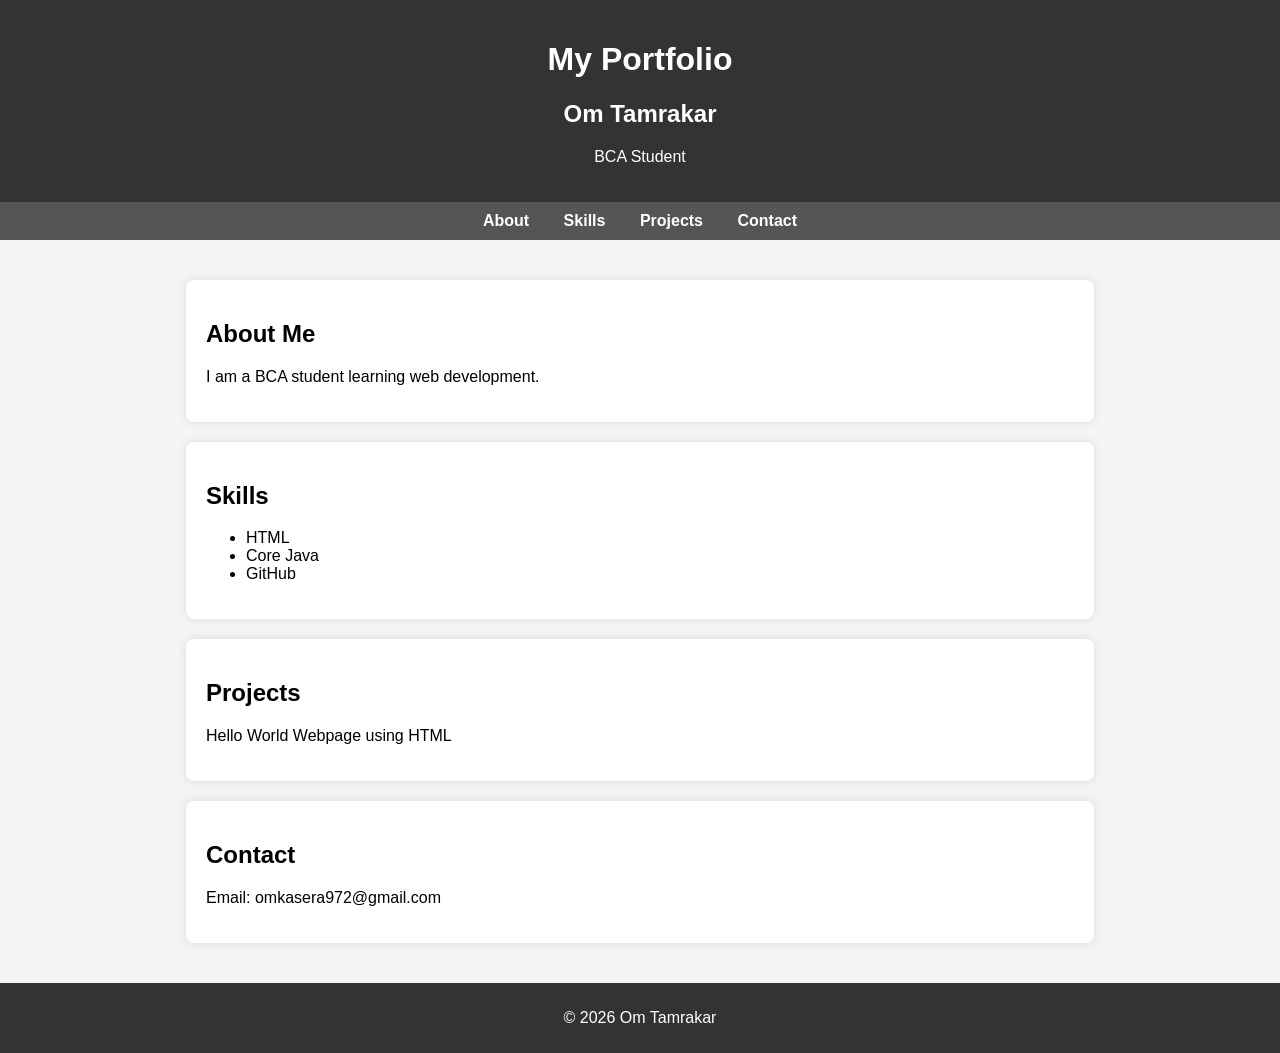
<file: portfolioBy_css.html>
<!DOCTYPE html>
<html>
<head>
    <title>My Portfolio</title>
    <style>
body{
    font-family: Arial, sans-serif;
    margin:0;
    background-color:#f4f4f4;
}

/* Header */
header{
    background-color:#333;
    color:white;
    text-align:center;
    padding:20px;
}

/* Navigation */
nav{
    background-color:#555;
    text-align:center;
    padding:10px;
}

nav a{
    color:white;
    margin:0 15px;
    text-decoration:none;
    font-weight:bold;
}

nav a:hover{
    color:yellow;
}

/* Main sections */
main{
    padding:20px;
}

section{
    background:white;
    margin:20px auto;
    padding:20px;
    width:70%;
    border-radius:8px;
    box-shadow:0 0 10px rgba(0,0,0,0.1);
}

/* Footer */
footer{
    background-color:#333;
    color:white;
    text-align:center;
    padding:10px;
}
</style>
</head>

<body>

<header>
    <h1>My Portfolio</h1>
    <h2>Om Tamrakar</h2>
    <p>BCA Student</p>
</header>

<nav>
    <a href="#about">About</a>
    <a href="#skills">Skills</a>
    <a href="#projects">Projects</a>
    <a href="#contact">Contact</a>
</nav>

<main>

<section id="about">
    <h2>About Me</h2>
    <p>I am a BCA student learning web development.</p>
</section>

<section id="skills">
    <h2>Skills</h2>
    <ul>
        <li>HTML</li>
        <li>Core Java</li>
        <li>GitHub</li>
    </ul>
</section>

<section id="projects">
    <h2>Projects</h2>
    <p>Hello World Webpage using HTML</p>
</section>

<section id="contact">
    <h2>Contact</h2>
    <p>Email: omkasera972@gmail.com</p>
</section>

</main>

<footer>
    <p>© 2026 Om Tamrakar</p>
</footer>

</body>
</html>
</file>
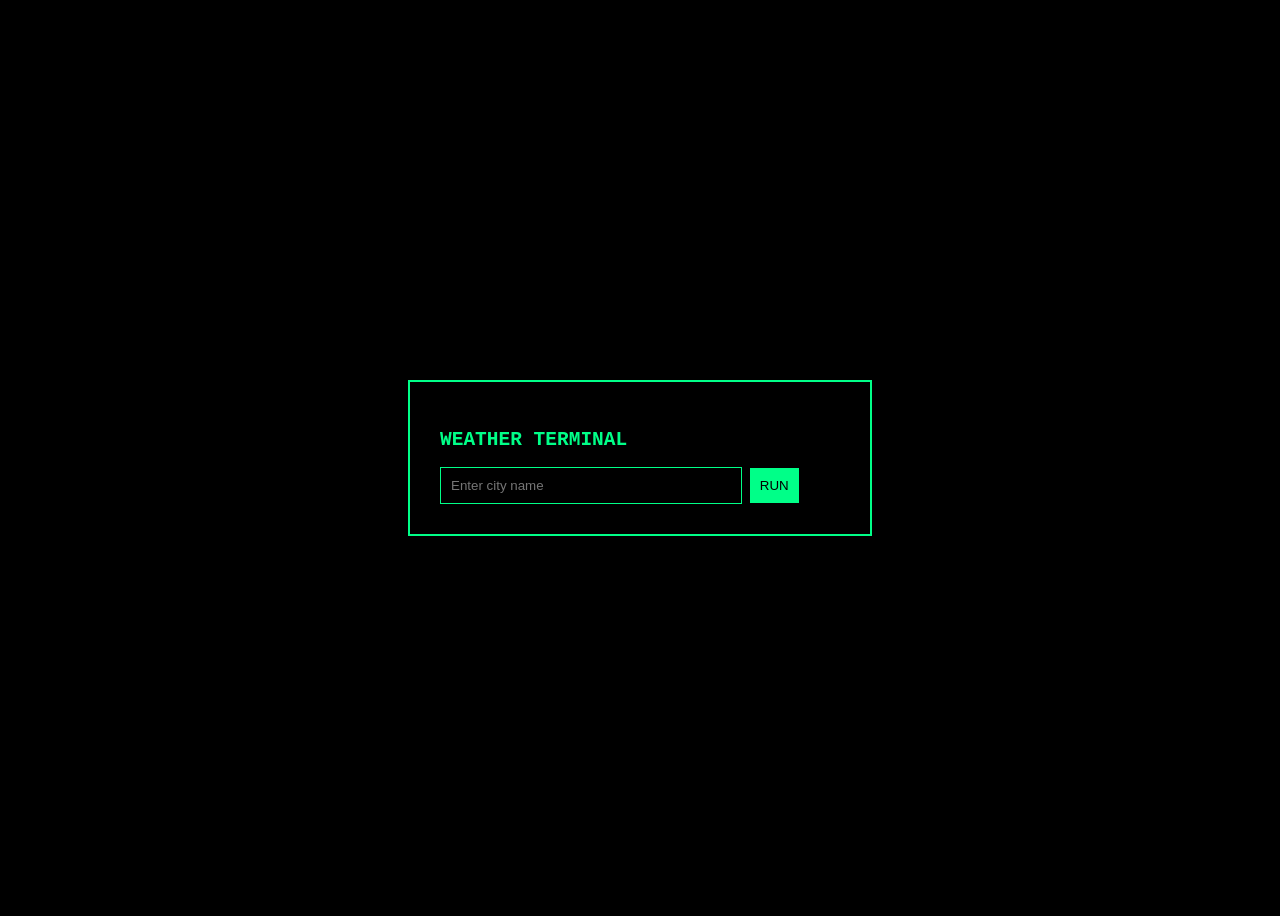
<file: weather.html>
<!DOCTYPE html>
<html>

<head>

<title>Weather App</title>

<style>

body {

font-family: monospace;
background: black;
color: #00ff88;

display: flex;
justify-content: center;
align-items: center;

height: 100vh;

}

.container {

border: 2px solid #00ff88;
padding: 30px;
width: 400px;

}

input {

padding: 10px;
width: 70%;

background: black;
color: #00ff88;

border: 1px solid #00ff88;

}

button {

padding: 10px;
background: #00ff88;
border: none;

cursor: pointer;

}

</style>

</head>

<body>

<div class="container">

<h2>WEATHER TERMINAL</h2>

<input id="city" placeholder="Enter city name">

<button onclick="getWeather()">RUN</button>

<div id="result"></div>

</div>

<script>

/*
Concepts Covered:

1️⃣ REST API
Used Open-Meteo public weather API

2️⃣ HTTP Method
GET request used via fetch()

3️⃣ JSON
Response converted using response.json()

4️⃣ Async JavaScript
async / await used

5️⃣ Node.js Concept (Theory)
Normally APIs like this are called via Node.js backend
using Express server in production apps
*/

async function getWeather() {

let city = document.getElementById("city").value;

if(city === ""){

document.getElementById("result").innerHTML =
"ENTER CITY NAME";

return;

}

/* REST API CALL (Geocoding API) */

let geoResponse =
await fetch(
`https://geocoding-api.open-meteo.com/v1/search?name=${city}`
);

/* JSON Parsing */

let geoData = await geoResponse.json();

if(!geoData.results){

document.getElementById("result").innerHTML =
"CITY NOT FOUND";

return;

}

let lat = geoData.results[0].latitude;
let lon = geoData.results[0].longitude;

/* WEATHER REST API CALL */

let weatherResponse =
await fetch(
`https://api.open-meteo.com/v1/forecast?latitude=${lat}&longitude=${lon}&current_weather=true`
);

let weatherData =
await weatherResponse.json();

/* DISPLAY RESULT */

document.getElementById("result").innerHTML =

`
CITY : ${city}

TEMPERATURE : ${weatherData.current_weather.temperature} °C

WIND SPEED : ${weatherData.current_weather.windspeed} km/h

TIME : ${weatherData.current_weather.time}
`;

}

</script>

</body>

</html>
</file>
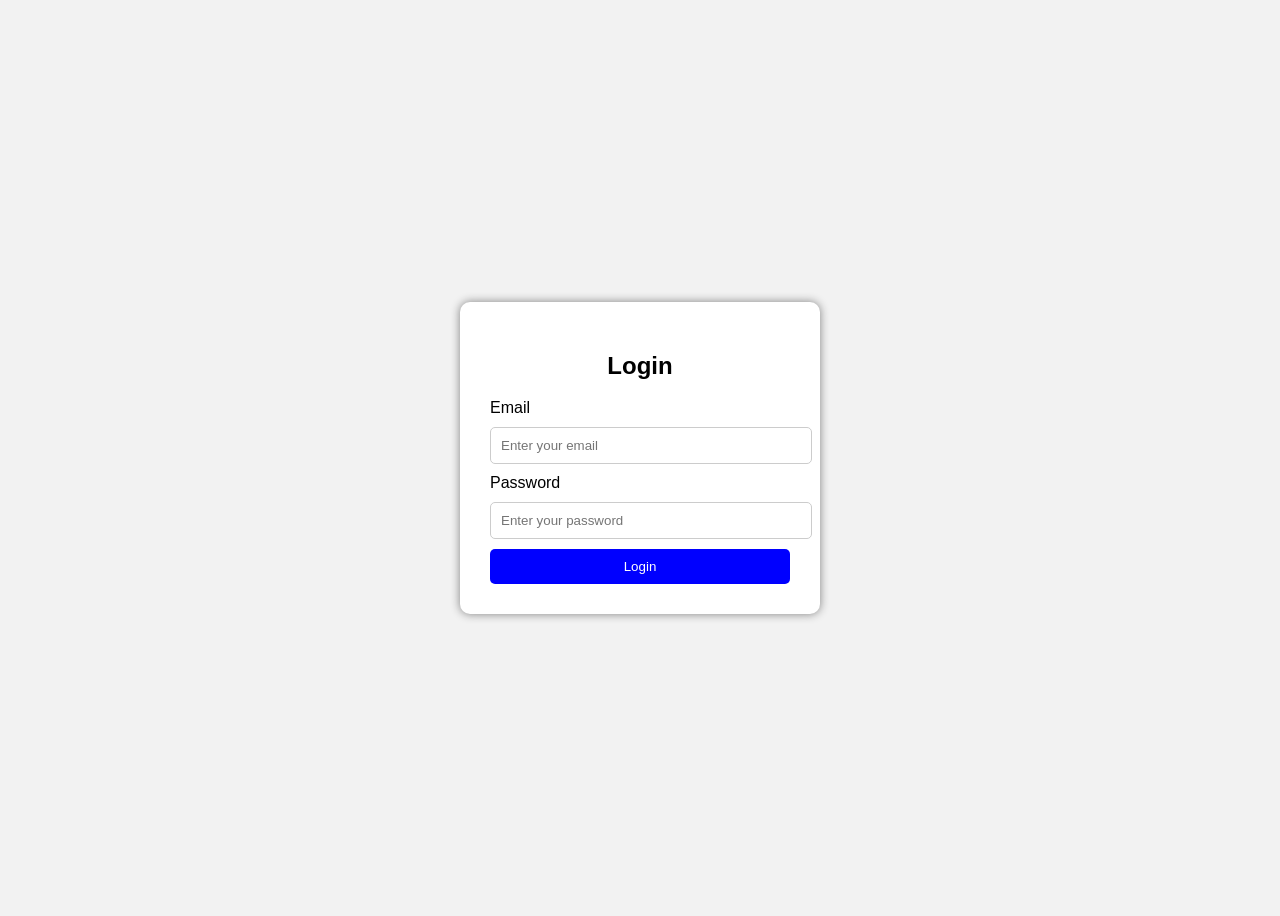
<file: Login-form/Through_html.html>
<!DOCTYPE html>
<html>
<head>
<title>Login Form</title>
<link rel="stylesheet" href="Through_css.css">
</head>

<body>

<div class="login-box">

<h2>Login</h2>

<form>

<label>Email</label>
<input type="email" placeholder="Enter your email">

<label>Password</label>
<input type="password" placeholder="Enter your password">

<button>Login</button>

</form>

</div>

</body>
</html>
</file>
<file: Bussiness-Template/style.css>
body {
    margin: 0;
    font-family: Arial;
}

header {
    background: #222;
    color: white;
    padding: 15px;
    text-align: center;
}

nav a {
    color: white;
    margin: 10px;
    text-decoration: none;
}

.hero {
    background: #f4f4f4;
    text-align: center;
    padding: 60px;
}

.hero button {
    padding: 10px 20px;
    background: #007BFF;
    color: white;
    border: none;
}

.services {
    text-align: center;
    padding: 40px;
}

.service-box {
    display: inline-block;
    width: 200px;
    margin: 20px;
    padding: 20px;
    background: #eee;
}

.about {
    background: #fafafa;
    text-align: center;
    padding: 40px;
}

footer {
    background: #222;
    color: white;
    text-align: center;
    padding: 15px;
}
</file>
<file: JS-Portfolio/style.css>
body{

font-family:Arial, sans-serif;
margin:0;
background:#f4f4f4;
scroll-behavior:smooth;
transition:0.3s;

}

/* Header */

header{

background:#333;
color:white;
text-align:center;
padding:20px;

}

/* Navigation */

nav{

background:#555;
text-align:center;
padding:10px;

}

nav a{

color:white;
margin:0 15px;
text-decoration:none;
font-weight:bold;

}

nav a:hover{

color:yellow;

}

/* Sections */

section{

background:white;
margin:25px auto;
padding:25px;
width:70%;
border-radius:10px;
box-shadow:0 0 10px rgba(0,0,0,0.2);

}

/* Form */

form{

display:flex;
flex-direction:column;
gap:10px;

}

input, textarea{

padding:10px;
border:1px solid #ccc;
border-radius:5px;

}

button{

padding:10px;
background:#333;
color:white;
border:none;
cursor:pointer;
border-radius:5px;

}

.error{

color:red;
font-size:14px;

}

/* Footer */

footer{

background:#333;
color:white;
text-align:center;
padding:10px;

}

/* Floating Dark Mode Button */

.dark-toggle{

position:fixed;
top:20px;
right:20px;
width:45px;
height:45px;
border-radius:50%;
border:none;
background:#333;
color:white;
font-size:20px;
cursor:pointer;
box-shadow:0 0 10px rgba(0,0,0,0.3);
z-index:1000;
transition:0.3s;

}

.dark-toggle:hover{

transform:scale(1.1);

}

/* Dark Mode */

.dark{

background:#121212;
color:white;

}

.dark section{

background:#1e1e1e;
color:white;

}

.dark nav{

background:#222;

}
</file>
<file: Use-AI-JS_code/style.css>
body{

font-family:Arial, sans-serif;
margin:0;
background:#f4f4f4;
scroll-behavior:smooth;
transition:0.3s;

}

/* Header */

header{

background:#333;
color:white;
text-align:center;
padding:20px;

}

/* Navigation */

nav{

background:#555;
text-align:center;
padding:10px;

}

nav a{

color:white;
margin:0 15px;
text-decoration:none;
font-weight:bold;

}

nav a:hover{

color:yellow;

}

/* Sections */

section{

background:white;
margin:25px auto;
padding:25px;
width:70%;
border-radius:10px;
box-shadow:0 0 10px rgba(0,0,0,0.2);

}

/* Form */

form{

display:flex;
flex-direction:column;
gap:10px;

}

input, textarea{

padding:10px;
border:1px solid #ccc;
border-radius:5px;

}

button{

padding:10px;
background:#333;
color:white;
border:none;
cursor:pointer;
border-radius:5px;

}

.error{

color:red;
font-size:14px;

}

/* Footer */

footer{

background:#333;
color:white;
text-align:center;
padding:10px;

}

/* Floating Dark Mode Button */

.dark-toggle{

position:fixed;
top:20px;
right:20px;
width:45px;
height:45px;
border-radius:50%;
border:none;
background:#333;
color:white;
font-size:20px;
cursor:pointer;
box-shadow:0 0 10px rgba(0,0,0,0.3);
z-index:1000;
transition:0.3s;

}

.dark-toggle:hover{

transform:scale(1.1);

}

/* Dark Mode */

.dark{

background:#121212;
color:white;

}

.dark section{

background:#1e1e1e;
color:white;

}
.dark nav{

background:#222;

}
</file>
<file: Login-form/Through_css.css>
body{
font-family: Arial;
background:#f2f2f2;
display:flex;
justify-content:center;
align-items:center;
height:100vh;
}

.login-box{
background:white;
padding:30px;
width:300px;
border-radius:10px;
box-shadow:0 0 10px gray;
}

h2{
text-align:center;
}

input{
width:100%;
padding:10px;
margin:10px 0;
border:1px solid #ccc;
border-radius:5px;
}

button{
width:100%;
padding:10px;
background:blue;
color:white;
border:none;
border-radius:5px;
cursor:pointer;
}

button:hover{
background:darkblue;
}
</file>
